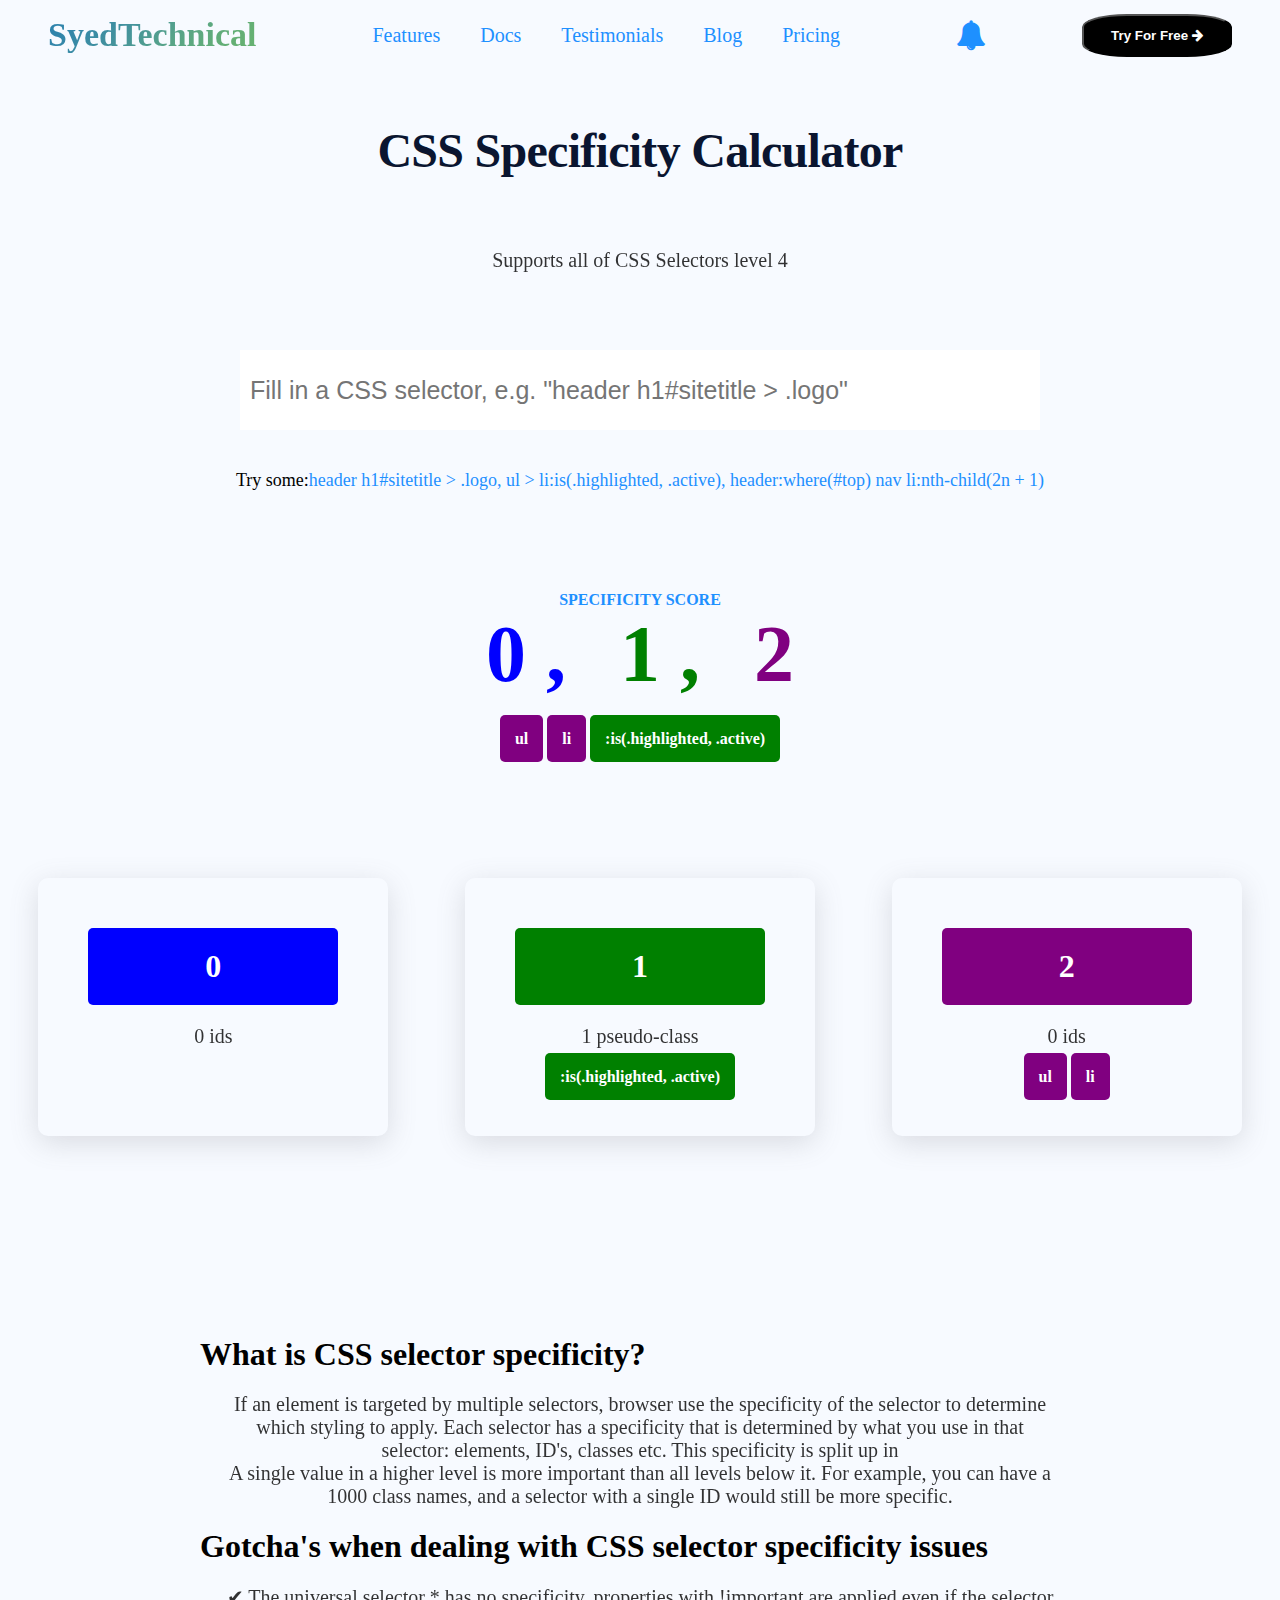
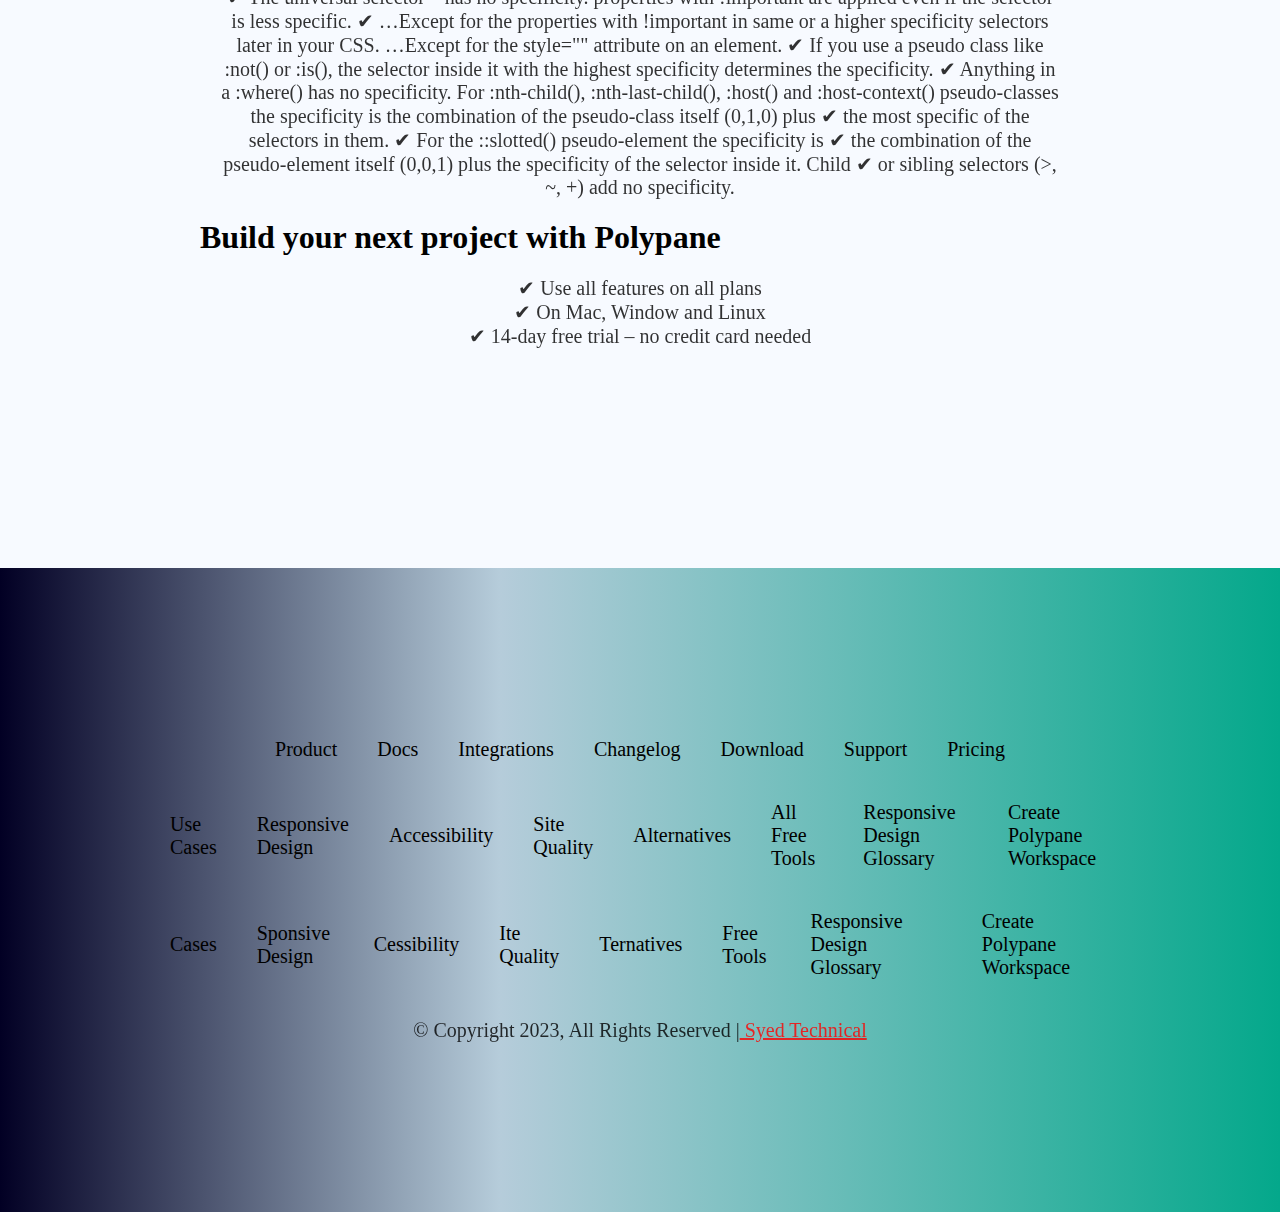
<file: index.htm>
<!DOCTYPE html>
<html lang="en">
  <head>
    <meta charset="UTF-8" />
    <meta http-equiv="X-UA-Compatible" content="IE=edge" />
    <meta name="viewport" content="width=device-width, initial-scale=1.0" />
    <title>Mentorkart (2hw)</title>
  </head>
  <body>
    <!-- nav start -->
    <section>
      <h1 id="logo">SyedTechnical</h1>
      <ul>
        <li><a href="">features</a></li>
        <li><a href="">docs</a></li>
        <li><a href="">testimonials</a></li>
        <li><a href="">blog</a></li>
        <li><a href="">pricing</a></li>
      </ul>
      <i class="fa fa-bell bells"></i>

      <button>Try for free <i class="fa fa-arrow-right" id="right"></i></button>
    </section>

    <!-- nav end -->
    <br />
    <div>
      <h1 class="css">CSS Specificity Calculator</h1>
      <p>Supports all of CSS Selectors level 4</p>
    </div>
    <!-- input start -->
    <br />
    <center>
      <input
        type="text"
        name=""
        id="input"
        placeholder='Fill in a CSS selector, e.g. "header h1#sitetitle > .logo"'
      />
    </center>
    <small
      >Try some:
      <span>
        header h1#sitetitle > .logo, ul > li:is(.highlighted, .active),
        header:where(#top) nav li:nth-child(2n + 1)
      </span>
    </small>
    <!-- input end -->
    <!-- specificity start -->
    <div class="spacific">
      <center>
        <b>SPECIFICITY SCORE</b>
        <h1>
          <span id="zero">0 ,</span> <span id="one">1 ,</span>
          <span id="two">2</span>
        </h1>
        <div class="ul">
          <span class="uls">ul</span>
          <span class="uls">li</span>
          <span id="mains">:is(.highlighted, .active)</span>
        </div>
      </center>
    </div>
    <!-- specificity start end -->

    <!-- psudo start -->
    <div id="psudo">
      <div class="margin">
        <div id="main1s">
          <h1 class="blueh1">0</h1>
          <p>0 ids</p>
        </div>
      </div>

      <!-- second -->
      <div class="margin">
        <div id="main1s">
          <h1 class="blueh1" id="_1">1</h1>
          <p>1 pseudo-class</p>
          <span id="mains">:is(.highlighted, .active)</span>
        </div>
      </div>
      <!-- third     -->
      <div class="margin">
        <div id="main1s">
          <h1 class="blueh1" id="_2">2</h1>
          <p>0 ids</p>
          <span class="uls">ul</span>
          <span class="uls">li</span>
        </div>
      </div>
    </div>

    <!-- psudo start end -->
    <div class="writing">
      <h1>What is CSS selector specificity?</h1>
      <p>
        If an element is targeted by multiple selectors, browser use the
        specificity of the selector to determine which styling to apply. Each
        selector has a specificity that is determined by what you use in that
        selector: elements, ID's, classes etc. This specificity is split up in
        <br />

        A single value in a higher level is more important than all levels below
        it. For example, you can have a 1000 class names, and a selector with a
        single ID would still be more specific.
      </p>

      <h1>Gotcha's when dealing with CSS selector specificity issues</h1>

      <p>
        ✔ The universal selector * has no specificity. properties with
        !important are applied even if the selector is less specific. ✔ …Except
        for the properties with !important in same or a higher specificity
        selectors later in your CSS. …Except for the style="" attribute on an
        element. ✔ If you use a pseudo class like :not() or :is(), the selector
        inside it with the highest specificity determines the specificity. ✔
        Anything in a :where() has no specificity. For :nth-child(),
        :nth-last-child(), :host() and :host-context() pseudo-classes the
        specificity is the combination of the pseudo-class itself (0,1,0) plus ✔
        the most specific of the selectors in them. ✔ For the ::slotted()
        pseudo-element the specificity is ✔ the combination of the
        pseudo-element itself (0,0,1) plus the specificity of the selector
        inside it. Child ✔ or sibling selectors (>, ~, +) add no specificity.
      </p>

      <h1>Build your next project with Polypane</h1>
      <p>
        ✔ Use all features on all plans <br />
        ✔ On Mac, Window and Linux <br />
        ✔ 14-day free trial – no credit card needed
      </p>
    </div>
    <!-- final footer -->
    <footer>
      <table style="color: wheat">
        <thead>
          <tr>
            <ul>
              <li>Product</li>
              <li>Docs</li>
              <li>Integrations</li>
              <li>Changelog</li>
              <li>Download</li>
              <li>Support</li>
              <li>Pricing</li>
            </ul>
          </tr>
        </thead>

        <tbody style="color: black">
          <tr>
            <ul>
              <li>Use cases</li>
              <li>Responsive design</li>
              <li>Accessibility</li>
              <li>Site Quality</li>
              <li>Alternatives</li>
              <li>All free tools</li>
              <li>Responsive design glossary</li>
              <li>Create Polypane workspace</li>
            </ul>
          </tr>
        </tbody>

        <tbody style="color: black">
          <tr>
            <ul>
              <li>cases</li>
              <li>sponsive design</li>
              <li>cessibility</li>
              <li>ite Quality</li>
              <li>ternatives</li>
              <li>free tools</li>
              <li>Responsive design glossary</li>
              <li>Create Polypane workspace</li>
            </ul>
          </tr>
        </tbody>
      </table>
      <center>
        <p>
          © Copyright 2023, All Rights Reserved |<span
            style="color: red; text-decoration: underline"
            title="Syed Muqtadeer is a full stack Web developer"
          >
            Syed Technical
          </span>
        </p>
      </center>
    </footer>

    <!-- footer end -->

    <!-- external css link -->
    <link rel="stylesheet" href="style.css" />
    <!-- external css link -->

    <!-- font awesome cdn link -->
    <link
      rel="stylesheet"
      href="https://cdnjs.cloudflare.com/ajax/libs/font-awesome/4.7.0/css/font-awesome.min.css"
    />
  </body>
</html>
</file>
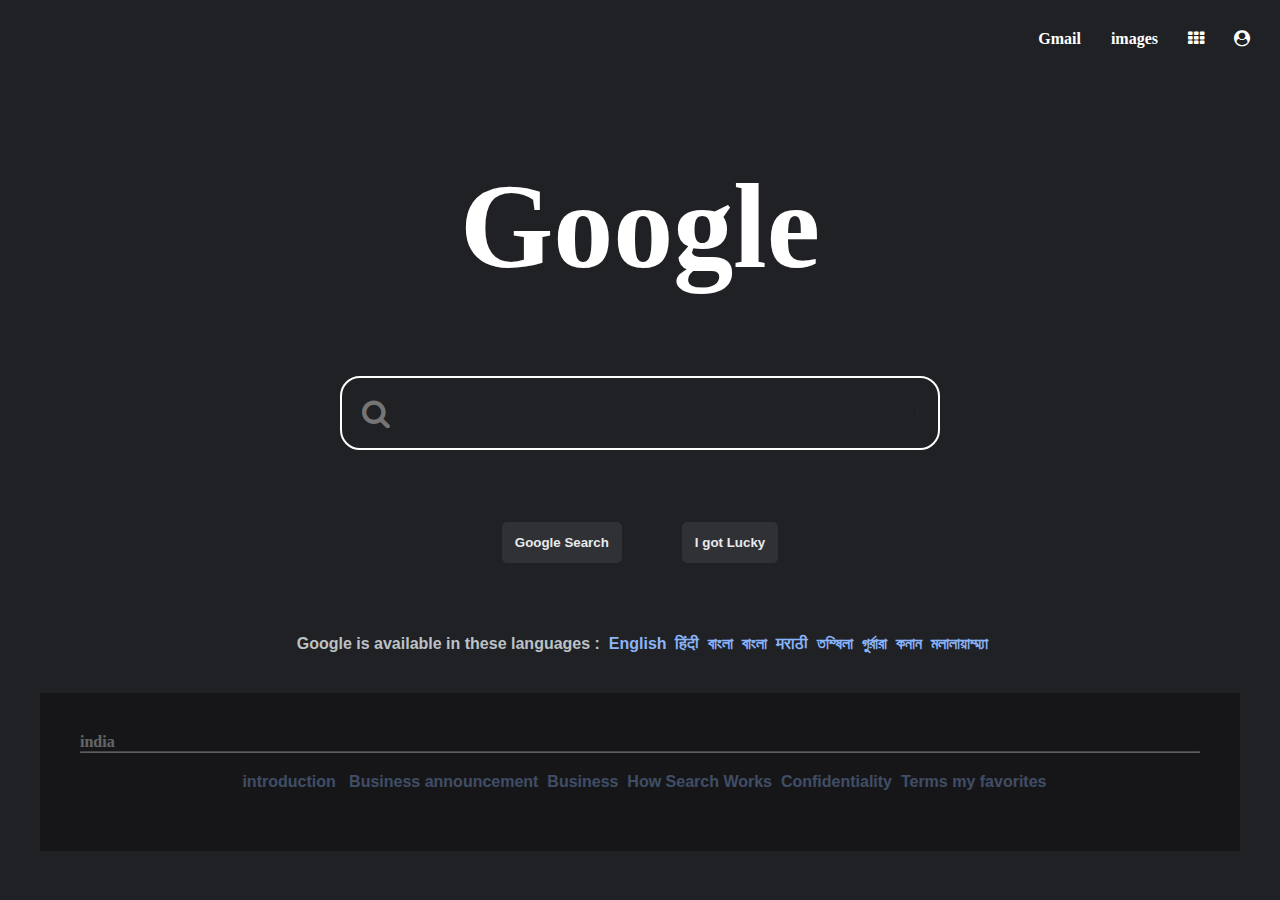
<file: mentorkart 3third/index.html>
<!DOCTYPE html>
<html lang="en">

<head>
  <meta charset="UTF-8" />
  <meta http-equiv="X-UA-Compatible" content="IE=edge" />
  <meta name="viewport" content="width=device-width, initial-scale=1.0" />
  <title>MentorKart (3 HW)</title>
</head>
<body>
  <div>
    <ul id="menu">
      <li><a href="#">Gmail </a></li>
      <li>
        <a href="index.html">images
        </a>
      </li>
      <li><i class="fa fa-th" title="Google Apps"></i></li>
      <li><i class="fa fa-user-circle" title="Google Account 
        Syed Technical"></i></li>
    </ul>
  </div>
  <!-- menu end -->
  <!-- input start -->
  <div class="google">
    <h1>Google</h1>
    <center>
      <input id="logo" type="text" title="Search" placeholder="&#xf002                                                   
               &#xf130;" class="font">
    </center>
  </div>
  <!-- input end -->
  <div class="_button">
    <button id="google">Google Search</button>
    <button id="got">I got Lucky</button>
  </div>

  <!-- google links -->
  <pre>
<span style="color: #bdc1c6;"> Google is available in these languages : </span> English  हिंदी  বাংলা  বাংলা  मराठी  তম্ষিলা  গুর্রারা  কনান  মলালায়াম্ম্যা
</pre>
  <!-- pre end -->
  <!-- footer start -->
  <footer>
    <div class="india">
      <p id="ind">india</p>
      <hr>
      <pre id="pre">
  introduction   Business announcement  Business  How Search Works  Confidentiality  Terms my favorites
</pre>
    </div>
  </footer>
  <!-- footer end -->

  <!-- css start link -->
  <link rel="stylesheet" href="style.css" />
  <!-- f awesom -->
  <link rel="stylesheet" href="https://cdnjs.cloudflare.com/ajax/libs/font-awesome/4.7.0/css/font-awesome.min.css" />
  <!-- f awesome end -->
</body>
</html>
</file>
<file: style.css>
* {
    margin: 0;
    padding: 0;
    box-sizing: border-box;
}

section {
    display: flex;
    justify-content: space-around;
    align-items: center;
}

#right:hover {
    color: red;
}

ul {
    display: flex;
    justify-content: center;
    align-items: center;
}

ul li {
    list-style: none;
    padding: 20px;
    font-size: 20px;
    text-transform: capitalize;
}

a {
    text-decoration: none;
    color: #1e90ff;
}

.bells {
    color: #1e90ff;
    font-size: 30px !important;
}

button {
    background-color: black;
    color: white;
    text-transform: capitalize;
    border-radius: 30%;
    padding: 12px;
    width: 150px;
    font-weight: bold;
}

#logo {
    background: linear-gradient(135deg,
            #2c82ad,
            #2e83ac 9.99%,
            #3386a9 19.07%,
            #398ba5 27.44%,
            #41909f 35.26%,
            #489699 42.72%,
            #4f9c91 50%,
            #56a28a 57.28%,
            #5ba782 64.74%,
            #60ab7b 72.56%,
            #64af75 80.93%,
            #66b171 90.01%,
            #67b26f);
    -webkit-background-clip: text;
    -webkit-text-fill-color: transparent;
    font-weight: 700;
    line-height: 70px;
    font-size: 34px;
}

.css {
    display: flex;
    justify-content: center;
    font-weight: 900;
    font-size: clamp(18px, 16px + 4vw, 48px);
    letter-spacing: -0.015em;
    line-height: 1.25;
    margin-bottom: 3rem;
    color: #0a1530;
    margin-top: 33px;
}

p {
    text-align: center;
    font-size: 20px;
    opacity: 0.8;
}

body {
    background-color: #f7faff;
}

#input {
    margin: 40px;
    padding: 10px;
    width: 800px;
    height: 80px;
    font-size: 25px;
    border: none;
}

small {
    display: flex;
    justify-content: center;
}

span,
b {
    color: #1e90ff;
}

small {
    font-size: 18px;
}

.spacific {
    margin: 100px;
}

#zero {
    color: blue;
    margin: 23px;
    font-size: 80px;
}

#one {
    color: green;
    margin: 23px;
    font-size: 80px;
}

#two {
    color: purple;
    margin: 23px;
    font-size: 80px;
}

.uls {
    background-color: purple;
    padding: 15px;
    color: white;
    font-weight: bold;
    border-radius: 5px;
}

#mains {
    background-color: green;
    padding: 15px;
    color: white;
    font-weight: bold;
    border-radius: 5px;
}

.ul {
    padding: 30px;
}

.blueh1 {
    background-color: blue;
    padding: 10px;
    text-align: center;
    color: white;
    width: 250px;
    border-radius: 5px;
}

#mains1 {
    padding: 230px !important;
    border: 12px solid red !important;
}

#psudo {
    display: flex;
    justify-content: space-around;
    text-align: center;
}

.margin {
    padding: 50px;
    box-shadow: rgba(100, 100, 111, 0.2) 0px 7px 29px 0px;
    border-radius: 10px;
}

.blueh1,
p {
    padding: 20px;
}

#_1 {
    background-color: green;
}

#_2 {
    background-color: purple;
}

.writing {
    padding: 200px;
    justify-content: justify;
    text-align: justify;
    align-items: justify;
}

footer {
    background: linear-gradient(90deg,
            rgba(2, 0, 36, 1) 0%,
            rgba(9, 83, 121, 0.27503501400560226) 39%,
            rgba(4, 168, 139, 1) 100%,
            rgba(0, 117, 255, 1) 100%);
    padding: 150px;
}

ul li:hover {
    text-decoration: underline;
    text-decoration-style: double;
    text-decoration-color: black;
    cursor: pointer;
}
</file>
<file: mentorkart 3third/style.css>
* {
  margin: 0;
  padding: 0;
  box-sizing: border-box;
}


input {
  color: white;
  font-size: 30px;
}

body {
  background: #202124;
  color: #fff;
  font-weight: bold;
}

#menu {
  display: flex;
  justify-content: right;
  list-style: none;
}

#menu,
li {
  padding: 15px;
}

a {
  color: white;
  text-decoration: none;
  cursor: pointer;
}

.font {
  font-family: fontawesome;
  width: 600px;
  padding: 20px;
  border-radius: 20px;
  background-color: #202124;
  border: 2px solid white;
  display: flex;
}

.font:hover {
  background-color: transparent;
  opacity: 0.5;
}

h1 {
  display: flex;
  justify-content: space-around;
  padding: 80px;
  font-size: 120px;
}

._button {
  display: flex;
  justify-content: center;
  padding: 1px;
}

._button,
button {
  padding: 12px;
  margin: 30px;
}

#google,
#got {
  background-color: #303134;
  border: 1px solid #303134;
  color: #e8eaed;
  cursor: pointer;
  border-radius: 5px;
  font-weight: bold;
}

#google:hover {
  border: 0.4px solid #e8eaed;
}

#got:hover {
  border: 0.4px solid #e8eaed;
}

pre{
    display:flex;
    justify-content:center;
    color: #8ab4f8;
    cursor:pointer;
    font-family:Arial, Helvetica, sans-serif;
}

.india{
    margin:40px;
    padding:40px;
     background-color:black;
     opacity:0.3;
}

#pre{
    display:flex;
    justify-content:center;
    padding:20px;
    opacity: 1 !important;
}


ul li i{
    cursor: pointer;
}
</file>
